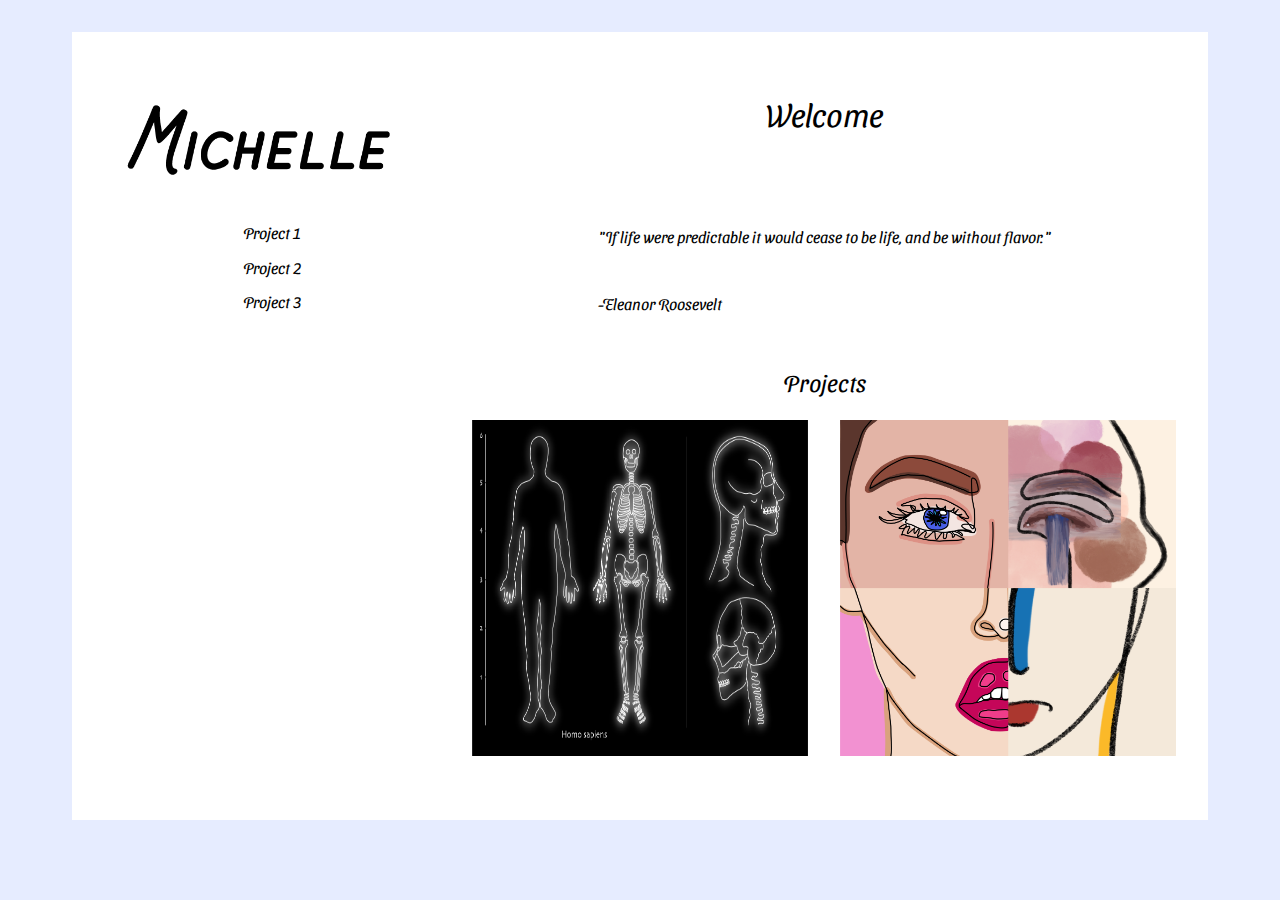
<file: index.html>
<!DOCTYPE html>
<html>

	<head>

		<style>
			h1, h2{
				text-align: center;
			}
			p{
				text-align: center;
			}
			img {
				text-align: center;
			}
		</style>


		<title>Michelle ARTS 486 Web Journal</title>

		<script src="https://cdnjs.cloudflare.com/ajax/libs/jquery/3.4.1/jquery.min.js" integrity="sha256-CSXorXvZcTkaix6Yvo6HppcZGetbYMGWSFlBw8HfCJo=" crossorigin="anonymous"></script> 
		<script src="js/main.js"></script>

		<link rel="stylesheet" type="text/css" href="css/normalize.css">
		<link rel="stylesheet" type="text/css" href="css/grid.css">
		<link rel="stylesheet" type="text/css" href="css/style.css">

		<meta name="description" content="This is my web journal.">
		<meta name="author" content="Michelle">
		<meta name="viewport" content="width=device-width, initial-scale=1.0">

		<link rel="icon" type="images/png" href="logo.png">

		<link rel="preconnect" href="https://fonts.gstatic.com">
		<link href="https://fonts.googleapis.com/css2?family=Sansita+Swashed:wght@400;500&display=swap" rel="stylesheet">
	
	</head>

	<body>

		<div id="wrapper">

			<div id="main" class="grid">
				

				<div id="sidebar" class="width-4-12 width-12-12-m">
					<div id="logo"> 
						<img src="images/logo.png" title="Michelle"/>
					</div>
					<div id="nav">
						<ul>
							<li><a href="P1.html">Project 1</a></li>
							<li><a href="P2.html">Project 2</a></li>
							<li><a href="https://binghamton-university-design.github.io/p3-mlalehz1/index.html">Project 3</a></li>
							
						</ul>
					</div>
				</div>
				
				
			<div id="content" class="width-8-12 width-12-12-m">
				<div class="item">
					<h1>Welcome</h1>
				</div>
				<div class="quote-holder">
					<div class="quote">
						<p>"If life were predictable it would cease to be life, and be without flavor."</p>
						<p>-Eleanor Roosevelt</p>
				</div>
			</div>

			<div id="projects">
						<h2>Projects</h2>

						<div class="grid">

							<a class="grid-item width-6-12 width-12-12-m" title="view project" href="p1.html">
								<div class="overlay">
									<div class="project-title">
										<h3>Project 1</h3>
									</div>
								</div>
								<img src="images/Lalehzar_P1_486.png" />
							</a>

							<a class="grid-item width-6-12 width-12-12-m" title="view project" href="p2.html">
								<div class="overlay">
									<div class="project-title">
										<h3>Project 2</h3>
									</div>
								</div>
								<img src="images/exquisite corpse.png" />
							</a>

							
						</div>

			</div>

		</div>

		
	</body>

</html>
</file>
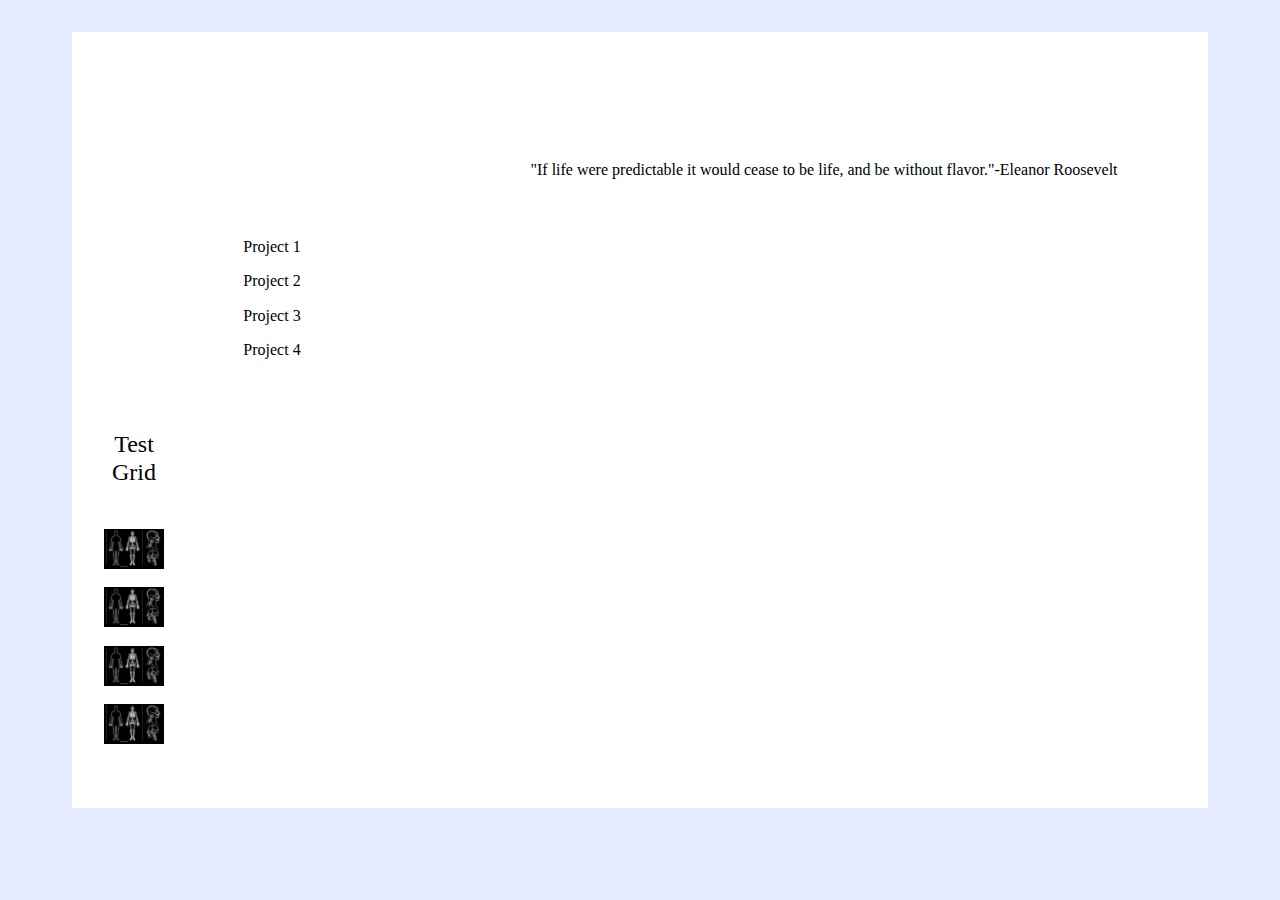
<file: P1 copy.html>
<!DOCTYPE html>
<html>

	<head>

		<style>
			h1, h2{
				text-align: center;
			}
			p{
				text-align: center;
			}
			img {
				text-align: center;
			}
		</style>


		<title>Michelle Lalehzar ARTS 486 Web Journal</title>

		<script src="https://cdnjs.cloudflare.com/ajax/libs/jquery/3.4.1/jquery.min.js" integrity="sha256-CSXorXvZcTkaix6Yvo6HppcZGetbYMGWSFlBw8HfCJo=" crossorigin="anonymous"></script> 
		<script src="js/main.js"></script>

		<link rel="stylesheet" type="text/css" href="css/normalize.css">
		<link rel="stylesheet" type="text/css" href="css/grid.css">
		<link rel="stylesheet" type="text/css" href="css/style.css">

		<meta name="description" content="This is my web journal.">
		<meta name="author" content="Michelle Lalehzar">
		<meta name="viewport" content="width=device-width, initial-scale=1.0">

		<link rel="icon" type="image/png" href="http://example.com/myicon.png">

		<link rel="preconnect" href="https://fonts.gstatic.com">
		<link href="https://fonts.googleapis.com/css2?family=Amaranth:ital@0;1&display=swap" rel="stylesheet">
	
	</head>

	<body>

		<div id="wrapper">

			<div id="main" class="grid">
				<div id="sidebar" class="width-4-12 width-12-12-m">
					<div id="logo"> 
						<a href="index.html" title="Go Home"> <img src="images/Michelle w stars.png" title="Michelle Lalehzar"/> </a>
					</div>
					<div id="nav">
						<ul>
							<li><a href="p1.html">Project 1</a></li>
							<li><a href="p2.html">Project 2</a></li>
							<li><a href="p3.html">Project 3</a></li>
							<li><a href="p4.html">Project 4</a></li>
						</ul>
					</div>
				</div>
			
			<div id="content" class="width-8-12 width-12-12-m">
					<div class="quote-holder"
						<div class="quote">
							<p>"If life were predictable it would cease to be life, and be without flavor."</p>
							<p>-Eleanor Roosevelt</p>
						
					</div>
				</div>


			<div id="projects">
				<h2>Test Grid</h2>

				<div class="grid-item width-6-12 width-12-12-m">
					<a class="grid-item width-6-12 width-12-12-m" title="view project" href="p1.html"> 
						<div class="overlay">
							<div class="project-title">
								<h3>Project 1</h3>
							</div>
						</div>
						<img src="images/Lalehzar_P1_486.png" />
					</a>
						
					<a class="grid-item width-6-12 width-12-12-m" title="view project" href="p1.html"> 
						<div class="overlay">
							<div class="project-title">
								<h3>Project 1</h3>
							</div>
						</div>
						<img src="images/Lalehzar_P1_486.png" />
					</a>

					<a class="grid-item width-6-12 width-12-12-m" title="view project" href="p1.html"> 
						<div class="overlay">
							<div class="project-title">
								<h3>Project 1</h3>
							</div>
						</div>
						<img src="images/Lalehzar_P1_486.png" />
					</a>

					<a class="grid-item width-6-12 width-12-12-m" title="view project" href="p1.html"> 
						<div class="overlay">
							<div class="project-title">
								<h3>Project 1</h3>
							</div>
						</div>
						<img src="images/Lalehzar_P1_486.png" />
					</a>

				</div>
			</div>

			</div>

				
			<div id="content" class="width-8-12 width-12-12-m">
					
				</div>

			</div>

		</div>

		
	</body>

</html>
</file>
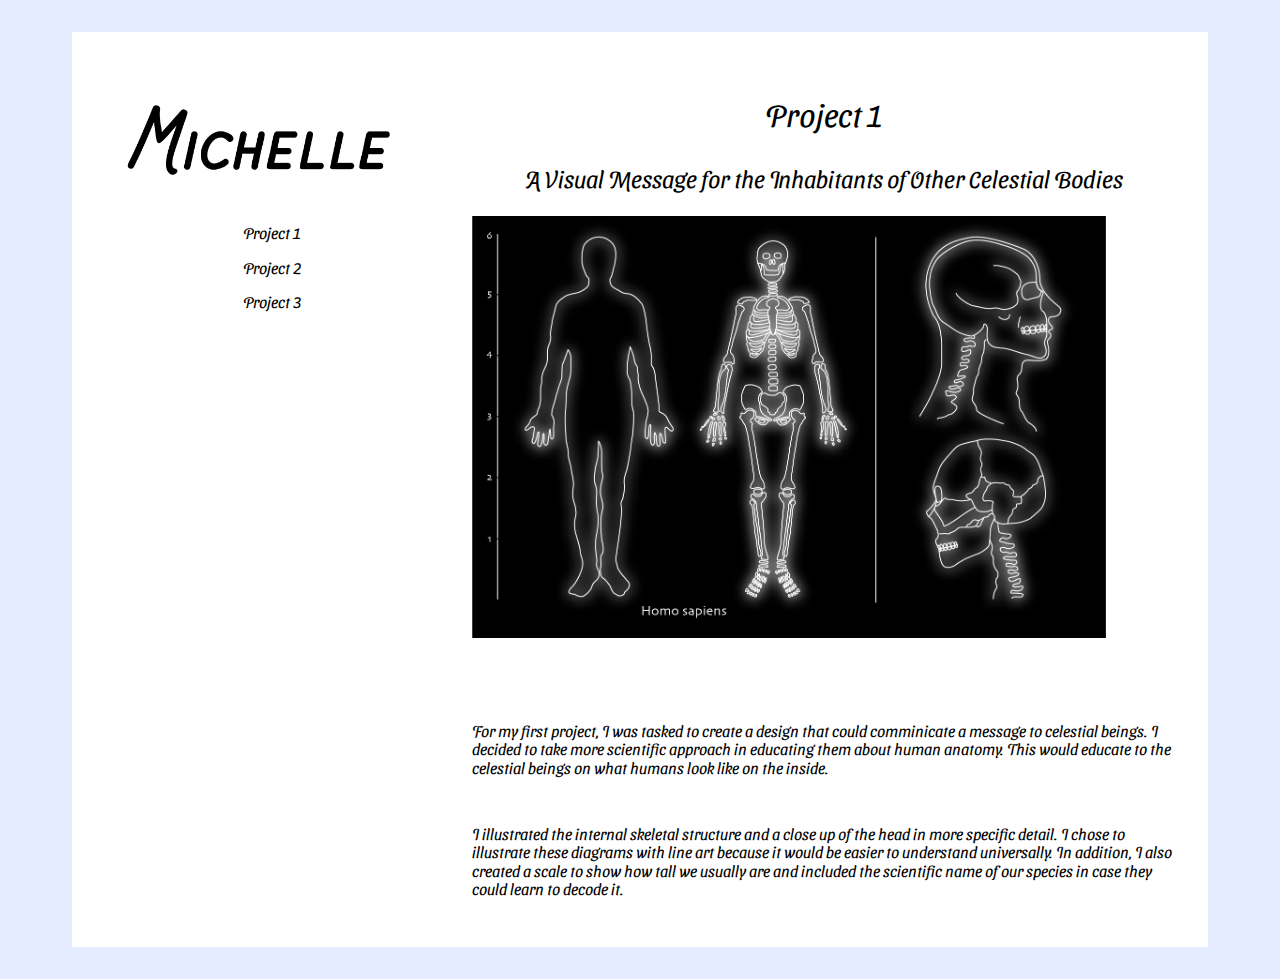
<file: P1.html>
<!DOCTYPE html>
<html>

	<head>

		<style>
			h1, h2{
				text-align: center;
			}
			p{
				text-align: center;
			}
			img {
				text-align: center;
			}
		</style>


		<title>Michelle ARTS 486 Web Journal</title>

		<script src="https://cdnjs.cloudflare.com/ajax/libs/jquery/3.4.1/jquery.min.js" integrity="sha256-CSXorXvZcTkaix6Yvo6HppcZGetbYMGWSFlBw8HfCJo=" crossorigin="anonymous"></script> 
		<script src="js/main.js"></script>

		<link rel="stylesheet" type="text/css" href="css/normalize.css">
		<link rel="stylesheet" type="text/css" href="css/grid.css">
		<link rel="stylesheet" type="text/css" href="css/style.css">

		<meta name="description" content="This is my web journal.">
		<meta name="author" content="Michelle">
		<meta name="viewport" content="width=device-width, initial-scale=1.0">

		<link rel="icon" type="images/png" href="logo.png">

		<link rel="preconnect" href="https://fonts.gstatic.com">
		<link href="https://fonts.googleapis.com/css2?family=Sansita+Swashed:wght@400;500&display=swap" rel="stylesheet">
	
	</head>

	<body class="P1">

		<div id="wrapper">

			<div id="main" class="grid">
				

				<div id="sidebar" class="width-4-12 width-12-12-m">
					<div id="logo"> 
						<a href="index.html" title="Go Home"> <img src="images/logo.png" title="Michelle"/></a>
					</div>
					<div id="nav">
						<ul>
							<li><a href="P1.html">Project 1</a></li>
							<li><a href="P2.html">Project 2</a></li>
							<li><a href="p3.html">Project 3</a></li>
				
						</ul>
					</div>
				</div>
				
			<div id="content" class="width-8-12 width-12-12-m">
					<div class="item">
						<h1>Project 1</h1>
						<h2>A Visual Message for the Inhabitants of Other Celestial Bodies</h1>
						<img src="images/Lalehzar_P1_486.png" title="Project 1"/>
						<p>For my first project, I was tasked to create a design that could comminicate a message to celestial beings. I decided to take more scientific approach in educating them about human anatomy. This would educate to the celestial beings on what humans look like on the inside.</p>
						<p>I illustrated the internal skeletal structure and a close up of the head in more specific detail. I chose to illustrate these diagrams with line art because it would be easier to understand universally. In addition, I also created a scale to show how tall we usually are and included the scientific name of our species in case they could learn to decode it.</p>	
						
					</div>
				</div>

			</div>

		</div>

		
	</body>

</html>
</file>
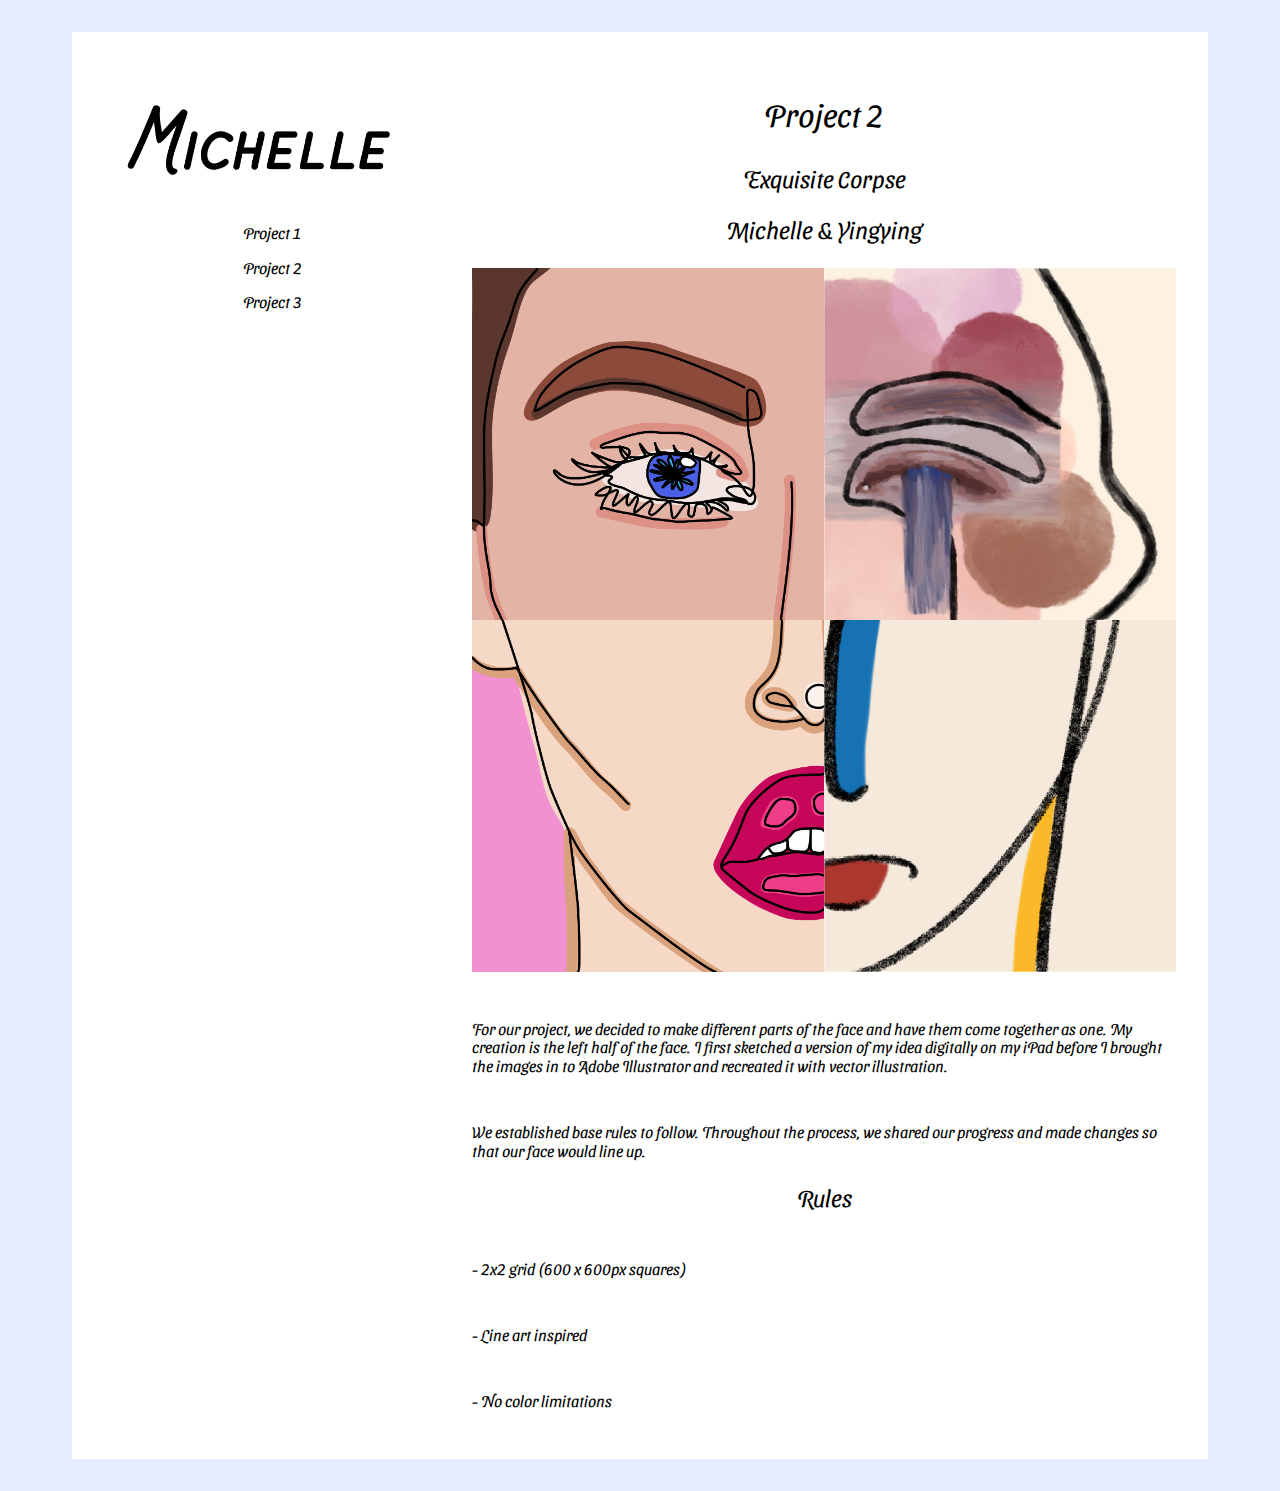
<file: P2.html>
<!DOCTYPE html>
<html>

	<head>

		<style>
			h1, h2{
				text-align: center;
			}
			p{
				text-align: center;
			}
			img {
				text-align: center;
			}
		</style>


		<title>Michelle ARTS 486 Web Journal</title>

		<script src="https://cdnjs.cloudflare.com/ajax/libs/jquery/3.4.1/jquery.min.js" integrity="sha256-CSXorXvZcTkaix6Yvo6HppcZGetbYMGWSFlBw8HfCJo=" crossorigin="anonymous"></script> 
		<script src="js/main.js"></script>

		<link rel="stylesheet" type="text/css" href="css/normalize.css">
		<link rel="stylesheet" type="text/css" href="css/grid.css">
		<link rel="stylesheet" type="text/css" href="css/style.css">

		<meta name="description" content="This is my web journal.">
		<meta name="author" content="Michelle">
		<meta name="viewport" content="width=device-width, initial-scale=1.0">

		<link rel="icon" type="images/png" href="logo.png">


		<link rel="preconnect" href="https://fonts.gstatic.com">
		<link href="https://fonts.googleapis.com/css2?family=Sansita+Swashed:wght@400;500&display=swap" rel="stylesheet">
	
	</head>

	<body>

		<div id="wrapper">

			<div id="main" class="grid">
				<div id="sidebar" class="width-4-12 width-12-12-m">
					<div id="logo"> 
						<a href="index.html" title="Go Home"><img src="images/logo.png" title="Michelle"/></a>
					</div>
					<div id="nav">
						<ul>
							<li><a href="P1.html">Project 1</a></li>
							<li><a href="P2.html">Project 2</a></li>
							<li><a href="p3.html">Project 3</a></li>
							
						</ul>
					</div>
				</div>
				
				
			<div id="content" class="width-8-12 width-12-12-m">
					
					<div class="item">
						<h1>Project 2</h1>
						<h2>Exquisite Corpse</h2>	
						<h2>Michelle & Yingying</h2>
						<div id="exquisite">
							<div class="grid">
								<div class="width-6-12 width-6-12-m">
									<img src="images/exquisite corpse top.png" />
								</div>
								<div class="width-6-12 width-6-12-m">
									<img src="images/f1.png" />
								</div>
								<div class="width-6-12 width-6-12-m">
									<img src="images/exquisite corpse bottom.png" />
								</div>
								<div class="width-6-12 width-6-12-m">
									<img src="images/f2.png" />
								</div>
						</div>
			<div id="content" class="width-8-12 width-12-12-m">
					<div class="item">
						
						<p>For our project, we decided to make different parts of the face and have them come together as one. My creation is the left half of the face. I first sketched a version of my idea digitally on my iPad before I brought the images in to Adobe Illustrator and recreated it with vector illustration. </p>
						<p>We established base rules to follow. Throughout the process, we shared our progress and made changes so that our face would line up.</p>
						<h2>Rules</h2>
						<p>- 2x2 grid (600 x 600px squares)</p>
						<p>- Line art inspired</p>
						<p>- No color limitations</p>
					</div>
						
					</div>
				</div>

			</div>

		</div>

		
	</body>

</html>
</file>
<file: css/grid.css>
/* G R I D */

.grid {
  display: grid;
  grid-template-columns: repeat(12, 1fr);
  grid-gap: 1rem;
}

.grid div {
  /*background-color:rgba(0,0,0,0.04);*/
}

/* H E I G H T */

.height-2 {
	grid-row: span 2;
}

.height-3 {
	grid-row: span 3;
}

/* M O B I L E */

.width-1-12-m {
  grid-column: span 1;
}

.width-2-12-m {
  grid-column: span 2;
}

.width-3-12-m {
  grid-column: span 3;
}

.width-4-12-m {
  grid-column: span 4;
}

.width-5-12-m {
  grid-column: span 5;
}

.width-6-12-m {
  grid-column: span 6;
}

.width-7-12-m {
  grid-column: span 7;
}

.width-8-12-m {
  grid-column: span 8;
}

.width-9-12-m {
  grid-column: span 9;
}

.width-10-12-m {
  grid-column: span 10;
}

.width-11-12-m {
  grid-column: span 11;
}

.width-12-12-m {
  grid-column: span 12;
}

/* D E S K T O P / L A P T O P */

@media (min-width: 700px) {

  .grid {
    grid-gap: 2rem;
  }

  .width-1-12 {
    grid-column: span 1;
  }

  .width-2-12 {
    grid-column: span 2;
  }

  .width-3-12 {
    grid-column: span 3;
  }

  .width-4-12 {
    grid-column: span 4;
  }

  .width-5-12 {
    grid-column: span 5;
  }

  .width-6-12 {
    grid-column: span 6;
  }

  .width-7-12 {
    grid-column: span 7;
  }

  .width-8-12 {
    grid-column: span 8;
  }

  .width-9-12 {
    grid-column: span 9;
  }

  .width-10-12 {
    grid-column: span 10;
  }

  .width-11-12 {
    grid-column: span 11;
  }

  .width-12-12 {
    grid-column: span 12;
  }

}
</file>
<file: css/style.css>
/*stylesheet*/

body{
	margin: 0;
	/*background: url('../images/space.png');*/
	background-color: #e6ecff;
	/*background-repeat: repeat;
	background-size: cover; */
	color: black;
	font-family: 'Sansita Swashed', cursive;
	font-weight: 200;
}

h1, h2, h3, h4, p {
	margin-top: 1em;
	margin-bottom: 1em;
}

h1, h2 {
	font-weight: 300;
}

p{
	text-align: left;
	margin-top: 3em;

}


#wrapper {
	margin: 2em auto;
	max-width: 1200px;
}

#main {
	background: white;
	margin: 2em;
	padding: 2em;
}

#sidebar {
	/*background: gray;*/
}

#logo {
	padding: 2em 0;
}

#logo h1 {
	margin: ;
}

#logo img, .item img {
	width: 90%;
	height: auto;
	align-items: center;
}

.item span {
	background: blue;
	margin: 10px;
	
	width: 50%;
	float: right;
}

.item img{
	margin-bottom: 2em;
}

#content {
	width: 100%;
	/*background: red;*/
}

#nav ul {
	list-style-type: none;
	padding-left: 0;
	margin: 0;
}

#nav li {
	margin-bottom: 1em;

}

#nav li a{
	color: black;
	transition: all .3s ease-in-out;
	text-align: center;
	text-decoration: none;
	display: block;
}

#nav li a:hover{
	color: gray;
	text-decoration: none;
	background-color: none;
}

.quote-holder {
	height: 20vh;
	background: white;
	display: flex;
	align-items: center;
	justify-content: center;
	padding: 0 0em;
	margin-bottom: 0em;
}

.quote {
	font-size: 1em
	justify-content: center;
}


#exquisite {
	position: relative;
	margin-bottom: 0em;
}

#exquisite .grid {
	grid-gap: 0;
}

#exquisite .grid img {
	margin-bottom: 0;
	grid-gap: 0;
	width: 100%;
	height: auto;
	display: block;
}

#exquisite .content{
	position: absolute;
	top: 0;
	left: 0;
	bottom: 0;
	width: 100%;
	height: 100%;
	display: grid;
	align-items: center;
	justify-content: center;

}
#exquisite .content-inside{
	padding: 0rem;
}

#projects {
	margin-bottom: 2em;

}

#projects .grid-item {
	color: white;
	position: relative;
	
}

#projects .grid-item img {
	display: flex;
	width: 100%;
	height: 100%;
}

#projects .grid-item .overlay {
	transition: opacity .3s ease-in-out;
	opacity: 0;
	position: absolute;
	top: 0;
	left: 0;
	width: 100%;
	height: 100%;
	background-color: rgba(0,0,0,0.4);
	display: flex;
	align-items: center;
	justify-content: center;
}

#projects .grid-item:hover .overlay {
	opacity: 1;
}

#projects .grid-item .overlay .project-title h3{
	margin-bottom: 0;
}

@media (max-width: 699px) {
	
	#wrapper {
		margin: 0em auto;
	}
	
	#main {
		margin: 1em;
		padding: 0em;
	}
	#logo {
		text-align: center;
		padding: 0em 0;
	}
	#nav ul {
		display: flex;
		justify-content: space-between;
	}
	#nav li {
		display: inline;
		padding: .25em;
		color: white;
		background: gray;
		margin-bottom: 0;
	}


}
</file>
